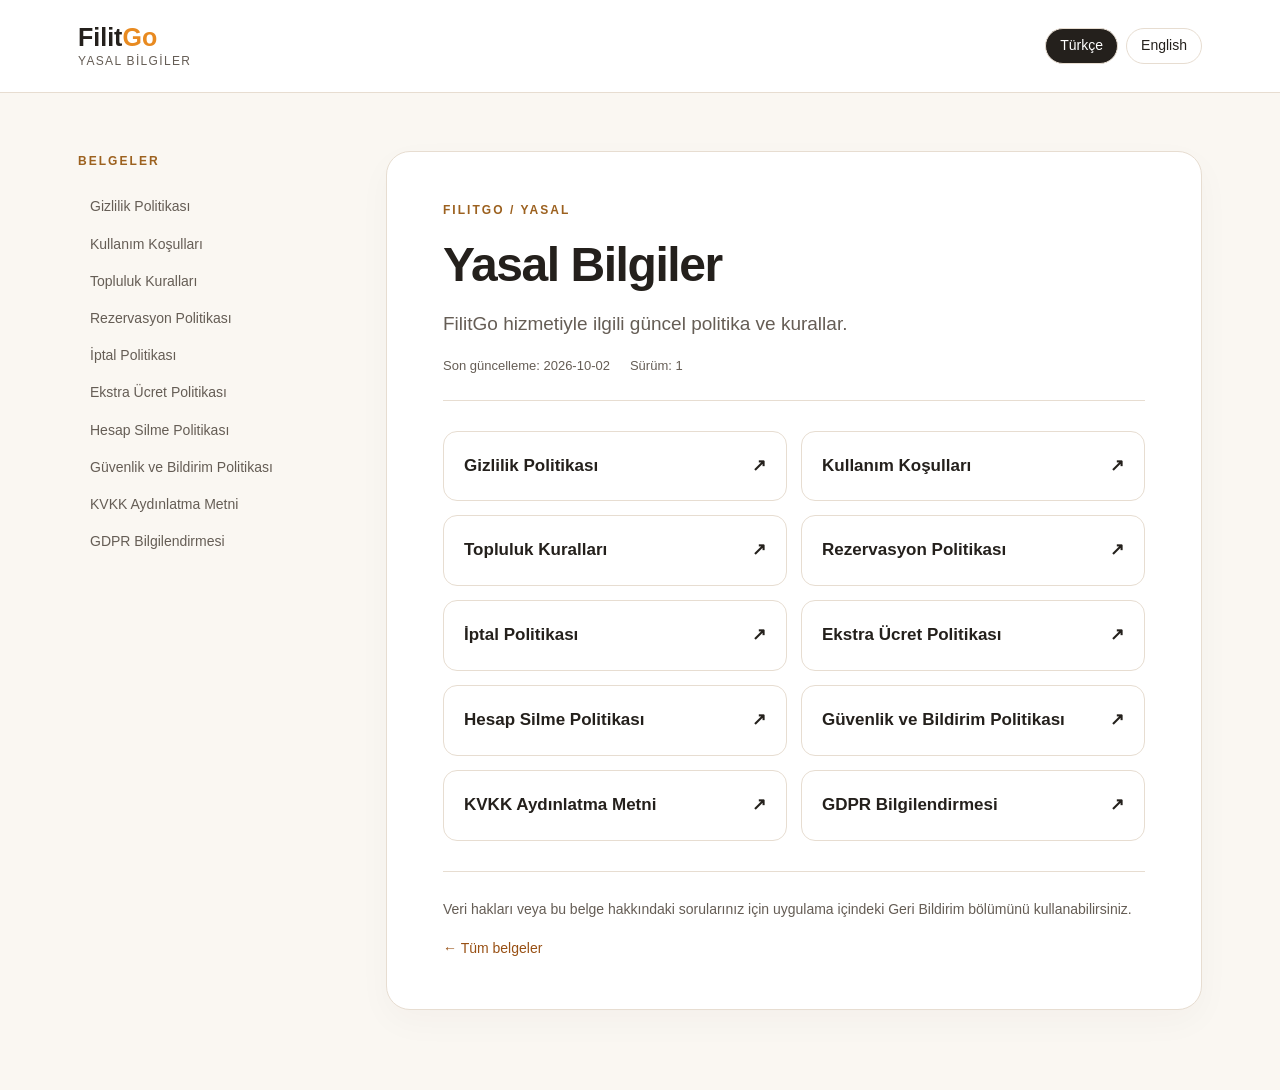
<file: index.html>
<!doctype html>
<html lang="tr"><head><meta charset="utf-8"><meta name="viewport" content="width=device-width,initial-scale=1">
<title>Yasal Bilgiler · FilitGo</title><meta name="description" content="FilitGo gizlilik politikası ve yasal belgeleri">
<link rel="canonical" href="https://bersa2009.github.io/filitgo-legal/"><link rel="alternate" hreflang="tr" href="https://bersa2009.github.io/filitgo-legal/">
<link rel="alternate" hreflang="en" href="https://bersa2009.github.io/filitgo-legal/en/">
<link rel="stylesheet" href="style.css"></head>
<body><a class="skip" href="#content">İçeriğe geç</a>
<header><div class="wrap header"><a class="brand" href="">Filit<span>Go</span><small>Yasal Bilgiler</small></a>
<nav class="language" aria-label="Dil seçimi"><a class="selected" lang="tr" href="">Türkçe</a><a class="" lang="en" href="en/">English</a></nav></div></header>
<div class="wrap grid"><aside aria-label="Belgeler"><div class="eyebrow">BELGELER</div><nav><a href="privacy/">Gizlilik Politikası</a><a href="terms/">Kullanım Koşulları</a><a href="community-guidelines/">Topluluk Kuralları</a><a href="reservation-policy/">Rezervasyon Politikası</a><a href="cancellation-policy/">İptal Politikası</a><a href="extra-fee-policy/">Ekstra Ücret Politikası</a><a href="account-deletion-policy/">Hesap Silme Politikası</a><a href="safety-reporting/">Güvenlik ve Bildirim Politikası</a><a href="kvkk/">KVKK Aydınlatma Metni</a><a href="gdpr/">GDPR Bilgilendirmesi</a></nav></aside>
<main id="content"><div class="eyebrow">FILITGO / YASAL</div><h1>Yasal Bilgiler</h1>
<p class="intro">FilitGo hizmetiyle ilgili güncel politika ve kurallar.</p>
<div class="meta"><span>Son güncelleme: 2026-10-02</span><span>Sürüm: 1</span></div>
<div class="cards"><a class="card" href="privacy/"><span>Gizlilik Politikası</span><span aria-hidden="true">↗</span></a><a class="card" href="terms/"><span>Kullanım Koşulları</span><span aria-hidden="true">↗</span></a><a class="card" href="community-guidelines/"><span>Topluluk Kuralları</span><span aria-hidden="true">↗</span></a><a class="card" href="reservation-policy/"><span>Rezervasyon Politikası</span><span aria-hidden="true">↗</span></a><a class="card" href="cancellation-policy/"><span>İptal Politikası</span><span aria-hidden="true">↗</span></a><a class="card" href="extra-fee-policy/"><span>Ekstra Ücret Politikası</span><span aria-hidden="true">↗</span></a><a class="card" href="account-deletion-policy/"><span>Hesap Silme Politikası</span><span aria-hidden="true">↗</span></a><a class="card" href="safety-reporting/"><span>Güvenlik ve Bildirim Politikası</span><span aria-hidden="true">↗</span></a><a class="card" href="kvkk/"><span>KVKK Aydınlatma Metni</span><span aria-hidden="true">↗</span></a><a class="card" href="gdpr/"><span>GDPR Bilgilendirmesi</span><span aria-hidden="true">↗</span></a></div><footer><p>Veri hakları veya bu belge hakkındaki sorularınız için uygulama içindeki Geri Bildirim bölümünü kullanabilirsiniz.</p>
<a href="">← Tüm belgeler</a></footer></main></div></body></html>
</file>
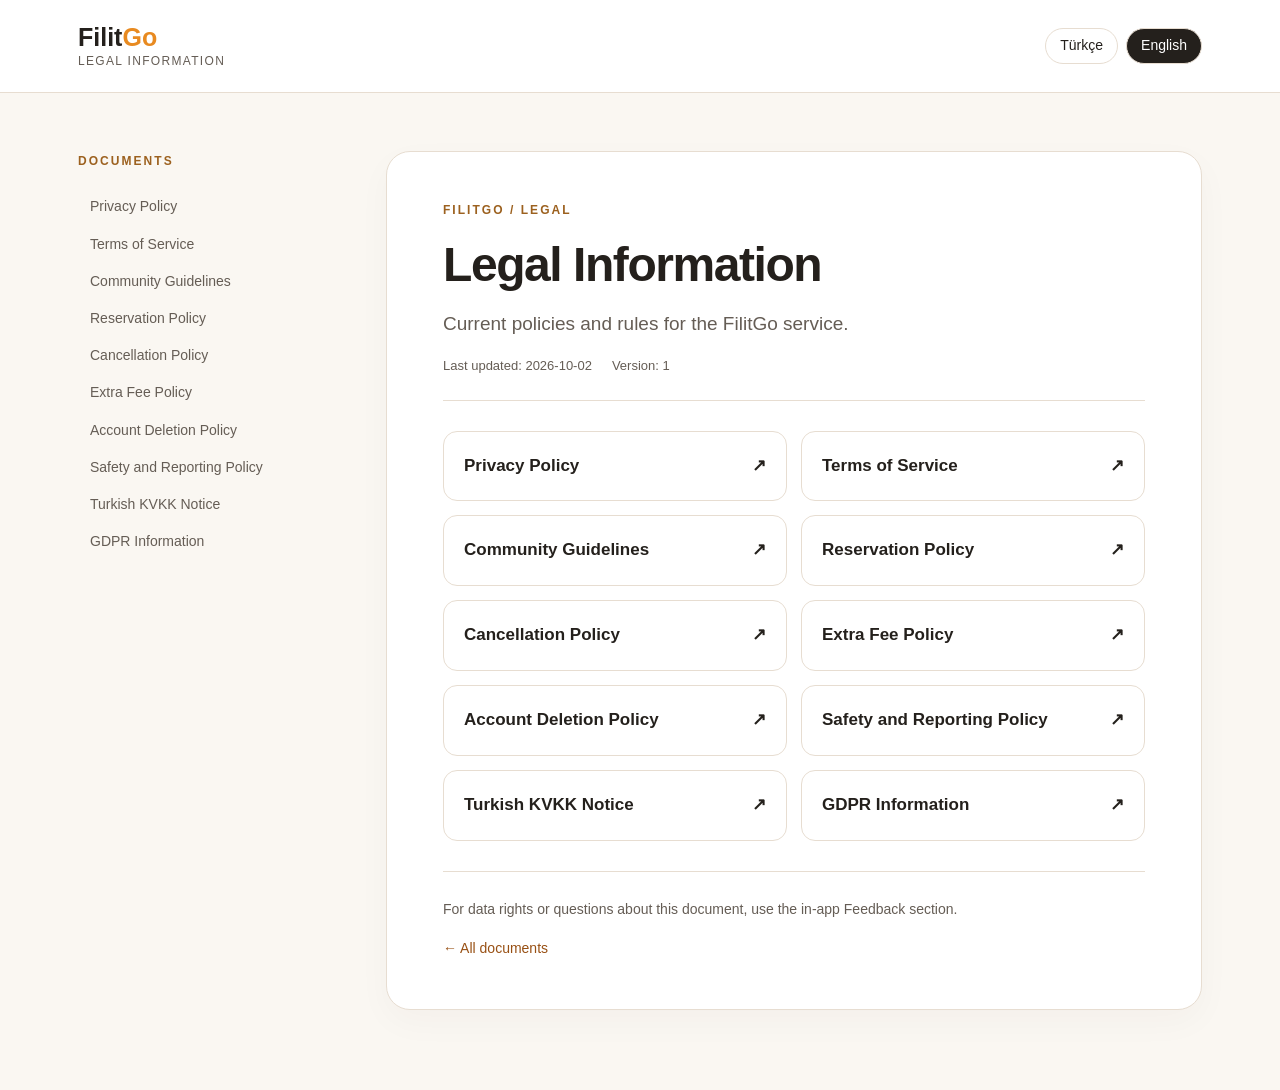
<file: en/index.html>
<!doctype html>
<html lang="en"><head><meta charset="utf-8"><meta name="viewport" content="width=device-width,initial-scale=1">
<title>Legal Information · FilitGo</title><meta name="description" content="FilitGo privacy policy and legal documents">
<link rel="canonical" href="https://bersa2009.github.io/filitgo-legal/en/"><link rel="alternate" hreflang="tr" href="https://bersa2009.github.io/filitgo-legal/">
<link rel="alternate" hreflang="en" href="https://bersa2009.github.io/filitgo-legal/en/">
<link rel="stylesheet" href="../style.css"></head>
<body><a class="skip" href="#content">Skip to content</a>
<header><div class="wrap header"><a class="brand" href="../en/">Filit<span>Go</span><small>Legal Information</small></a>
<nav class="language" aria-label="Language selection"><a class="" lang="tr" href="../">Türkçe</a><a class="selected" lang="en" href="../en/">English</a></nav></div></header>
<div class="wrap grid"><aside aria-label="Documents"><div class="eyebrow">DOCUMENTS</div><nav><a href="../privacy/en/">Privacy Policy</a><a href="../terms/en/">Terms of Service</a><a href="../community-guidelines/en/">Community Guidelines</a><a href="../reservation-policy/en/">Reservation Policy</a><a href="../cancellation-policy/en/">Cancellation Policy</a><a href="../extra-fee-policy/en/">Extra Fee Policy</a><a href="../account-deletion-policy/en/">Account Deletion Policy</a><a href="../safety-reporting/en/">Safety and Reporting Policy</a><a href="../kvkk/en/">Turkish KVKK Notice</a><a href="../gdpr/en/">GDPR Information</a></nav></aside>
<main id="content"><div class="eyebrow">FILITGO / LEGAL</div><h1>Legal Information</h1>
<p class="intro">Current policies and rules for the FilitGo service.</p>
<div class="meta"><span>Last updated: 2026-10-02</span><span>Version: 1</span></div>
<div class="cards"><a class="card" href="../privacy/en/"><span>Privacy Policy</span><span aria-hidden="true">↗</span></a><a class="card" href="../terms/en/"><span>Terms of Service</span><span aria-hidden="true">↗</span></a><a class="card" href="../community-guidelines/en/"><span>Community Guidelines</span><span aria-hidden="true">↗</span></a><a class="card" href="../reservation-policy/en/"><span>Reservation Policy</span><span aria-hidden="true">↗</span></a><a class="card" href="../cancellation-policy/en/"><span>Cancellation Policy</span><span aria-hidden="true">↗</span></a><a class="card" href="../extra-fee-policy/en/"><span>Extra Fee Policy</span><span aria-hidden="true">↗</span></a><a class="card" href="../account-deletion-policy/en/"><span>Account Deletion Policy</span><span aria-hidden="true">↗</span></a><a class="card" href="../safety-reporting/en/"><span>Safety and Reporting Policy</span><span aria-hidden="true">↗</span></a><a class="card" href="../kvkk/en/"><span>Turkish KVKK Notice</span><span aria-hidden="true">↗</span></a><a class="card" href="../gdpr/en/"><span>GDPR Information</span><span aria-hidden="true">↗</span></a></div><footer><p>For data rights or questions about this document, use the in-app Feedback section.</p>
<a href="../en/">← All documents</a></footer></main></div></body></html>
</file>
<file: style.css>
:root{color-scheme:light;--ink:#24201c;--muted:#655d55;--line:#e7ddd1;--orange:#e88a20;--paper:#faf7f2}
*{box-sizing:border-box}html{scroll-behavior:smooth}body{margin:0;background:var(--paper);color:var(--ink);font:17px/1.7 -apple-system,BlinkMacSystemFont,"Segoe UI",sans-serif}a{color:#985014;text-decoration:none}a:hover{text-decoration:underline}a:focus-visible{outline:3px solid var(--orange);outline-offset:3px}.skip{position:absolute;left:-9999px;top:0;padding:.5rem;background:#fff}.skip:focus{left:1rem;z-index:4}.wrap{max-width:1180px;margin:auto;padding:0 28px}header{background:#fff;border-bottom:1px solid var(--line)}.header{min-height:92px;display:flex;align-items:center;justify-content:space-between;gap:20px}.brand{font-weight:800;font-size:25px;color:var(--ink);line-height:1.15}.brand span{color:var(--orange)}.brand small{display:block;font-weight:500;color:var(--muted);font-size:12px;letter-spacing:.11em;text-transform:uppercase;margin-top:3px}.language{display:flex;gap:8px}.language a{border:1px solid var(--line);border-radius:100px;padding:5px 14px;color:var(--ink);font-size:14px}.language a.selected{background:var(--ink);color:#fff}.grid{display:grid;grid-template-columns:250px minmax(0,1fr);gap:58px;padding-top:58px;padding-bottom:80px}.eyebrow{font-size:12px;color:#9c611f;font-weight:800;letter-spacing:.17em;margin-bottom:18px}aside{position:sticky;top:25px;align-self:start}aside nav{display:grid;gap:3px}aside nav a{padding:8px 12px;border-radius:10px;color:var(--muted);font-size:14px;line-height:1.3}aside nav a:hover,aside nav a[aria-current=page]{background:#f6e6d2;color:#7e430c;text-decoration:none}main{background:#fff;border:1px solid var(--line);border-radius:24px;padding:48px 56px;box-shadow:0 12px 34px #3c2a0e08;min-height:75vh}h1{font-size:clamp(32px,4vw,48px);line-height:1.12;margin:0 0 16px;letter-spacing:-.03em}h2{font-size:22px;line-height:1.3;margin:0 0 12px;letter-spacing:-.01em}.intro:empty{display:none}.intro{color:var(--muted);font-size:19px}.meta{display:flex;gap:20px;flex-wrap:wrap;color:var(--muted);font-size:13px;border-bottom:1px solid var(--line);padding:0 0 22px;margin:12px 0 30px}section{padding:5px 0 20px}p{margin:0 0 15px}section p{color:#413a34}footer{border-top:1px solid var(--line);margin-top:30px;padding-top:26px;color:var(--muted);font-size:14px}.cards{display:grid;grid-template-columns:repeat(2,minmax(0,1fr));gap:14px}.card{border:1px solid var(--line);border-radius:14px;padding:20px;display:flex;justify-content:space-between;gap:16px;color:var(--ink);font-weight:600}.card:hover{background:#fff8ed;border-color:#eeb56f;text-decoration:none}@media(max-width:800px){.grid{display:block;padding-top:22px}aside{position:static;margin-bottom:24px}aside nav{display:flex;overflow:auto;white-space:nowrap}aside nav a{flex:none}main{padding:30px 24px;min-height:0}.cards{grid-template-columns:1fr}.header{min-height:78px}}@media print{header,aside,.skip{display:none}.grid{display:block;padding:0}main{border:0;box-shadow:none;padding:0}}
</file>
